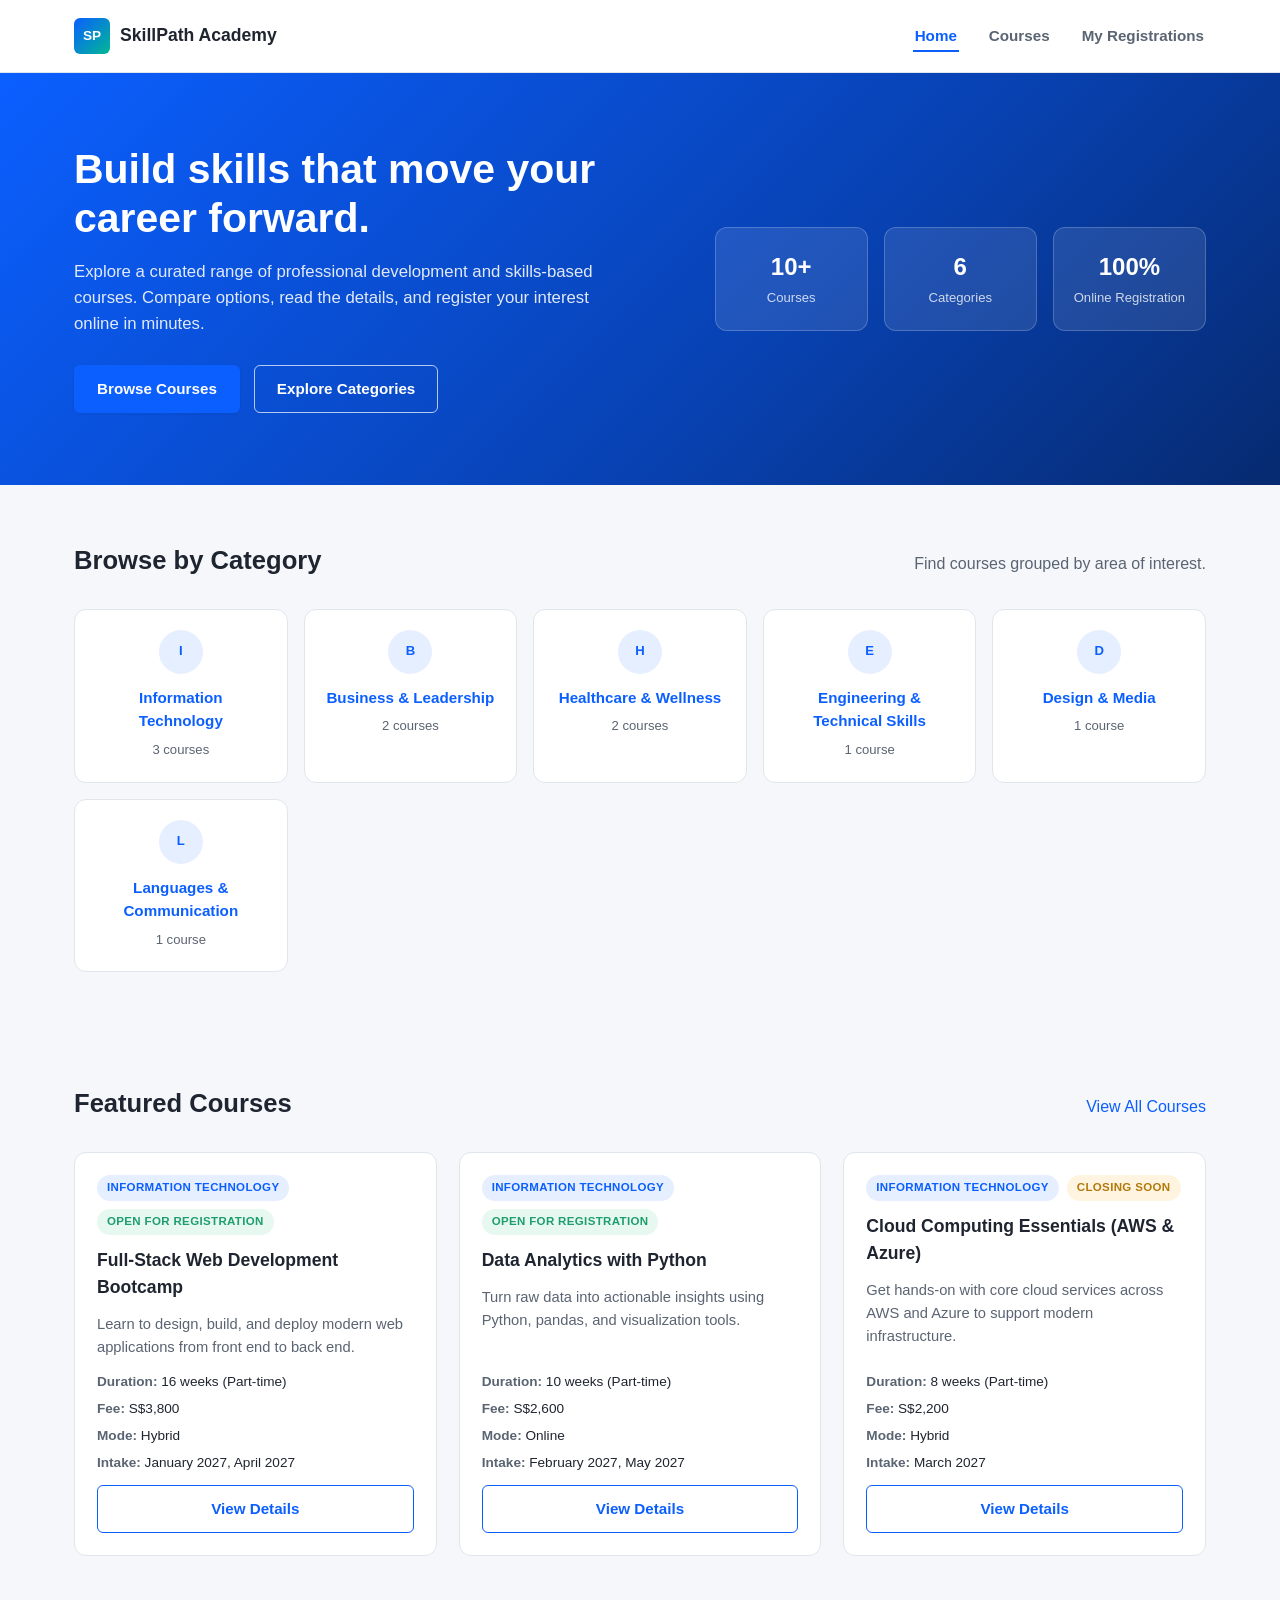
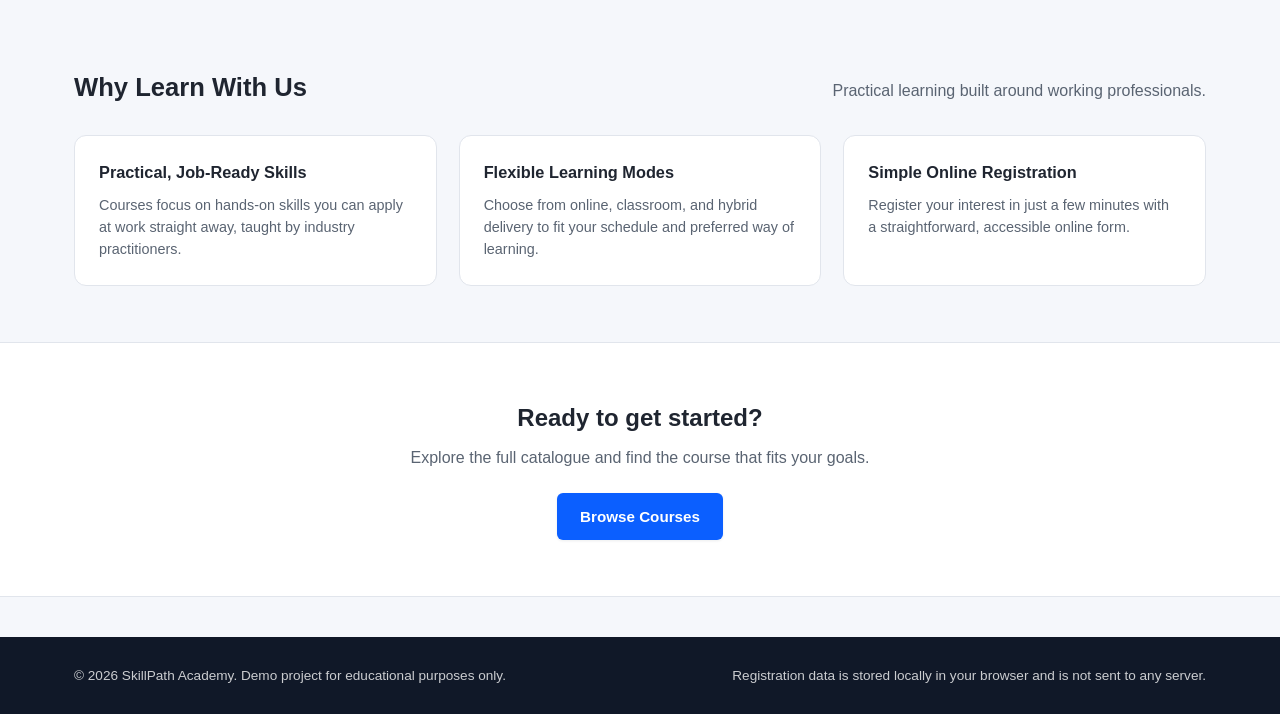
<file: index.html>
<!DOCTYPE html>
<html lang="en">
<head>
  <meta charset="UTF-8" />
  <meta name="viewport" content="width=device-width, initial-scale=1.0" />
  <title>SkillPath Academy — Lifelong Learning Courses</title>
  <meta name="description" content="Browse professional and skills-based courses, view course details, and register your interest online." />
  <link rel="stylesheet" href="css/style.css" />
</head>
<body>
  <a class="skip-link" href="#mainContent">Skip to main content</a>

  <header class="site-header">
    <div class="container header-inner">
      <a href="index.html" class="logo">
        <span class="logo-mark">SP</span>
        SkillPath Academy
      </a>
      <nav class="site-nav" id="siteNav" aria-label="Primary navigation">
        <button
          type="button"
          class="nav-toggle"
          id="navToggle"
          aria-label="Toggle navigation menu"
          aria-expanded="false"
          aria-controls="siteNav"
        >
          <span></span>
          <span></span>
          <span></span>
        </button>
        <ul class="nav-list">
          <li><a href="index.html">Home</a></li>
          <li><a href="courses.html">Courses</a></li>
          <li><a href="registrations.html">My Registrations</a></li>
        </ul>
      </nav>
    </div>
  </header>

  <main id="mainContent">
    <section class="hero">
      <div class="container hero-inner">
        <div class="hero-copy">
          <h1>Build skills that move your career forward.</h1>
          <p>
            Explore a curated range of professional development and skills-based
            courses. Compare options, read the details, and register your interest
            online in minutes.
          </p>
          <div class="hero-actions">
            <a href="courses.html" class="btn btn-primary">Browse Courses</a>
            <a href="#categoryGrid" class="btn btn-outline">Explore Categories</a>
          </div>
        </div>
        <div class="hero-stats">
          <div class="hero-stat">
            <strong>10+</strong>
            <span>Courses</span>
          </div>
          <div class="hero-stat">
            <strong>6</strong>
            <span>Categories</span>
          </div>
          <div class="hero-stat">
            <strong>100%</strong>
            <span>Online Registration</span>
          </div>
        </div>
      </div>
    </section>

    <section class="categories-section">
      <div class="container">
        <div class="section-heading">
          <h2>Browse by Category</h2>
          <p>Find courses grouped by area of interest.</p>
        </div>
        <div class="category-grid" id="categoryGrid"></div>
      </div>
    </section>

    <section class="featured-section">
      <div class="container">
        <div class="section-heading">
          <h2>Featured Courses</h2>
          <a href="courses.html">View All Courses</a>
        </div>
        <div class="course-grid" id="featuredCoursesGrid"></div>
      </div>
    </section>

    <section class="why-section">
      <div class="container">
        <div class="section-heading">
          <h2>Why Learn With Us</h2>
          <p>Practical learning built around working professionals.</p>
        </div>
        <div class="feature-grid">
          <div class="feature-card">
            <h3>Practical, Job-Ready Skills</h3>
            <p>Courses focus on hands-on skills you can apply at work straight away, taught by industry practitioners.</p>
          </div>
          <div class="feature-card">
            <h3>Flexible Learning Modes</h3>
            <p>Choose from online, classroom, and hybrid delivery to fit your schedule and preferred way of learning.</p>
          </div>
          <div class="feature-card">
            <h3>Simple Online Registration</h3>
            <p>Register your interest in just a few minutes with a straightforward, accessible online form.</p>
          </div>
        </div>
      </div>
    </section>

    <section class="cta-banner">
      <div class="container">
        <h2>Ready to get started?</h2>
        <p>Explore the full catalogue and find the course that fits your goals.</p>
        <a href="courses.html" class="btn btn-primary">Browse Courses</a>
      </div>
    </section>
  </main>

  <footer class="site-footer">
    <div class="container footer-inner">
      <p>&copy; <span id="footerYear"></span> SkillPath Academy. Demo project for educational purposes only.</p>
      <p>Registration data is stored locally in your browser and is not sent to any server.</p>
    </div>
  </footer>

  <script src="js/common.js"></script>
</body>
</html>
</file>
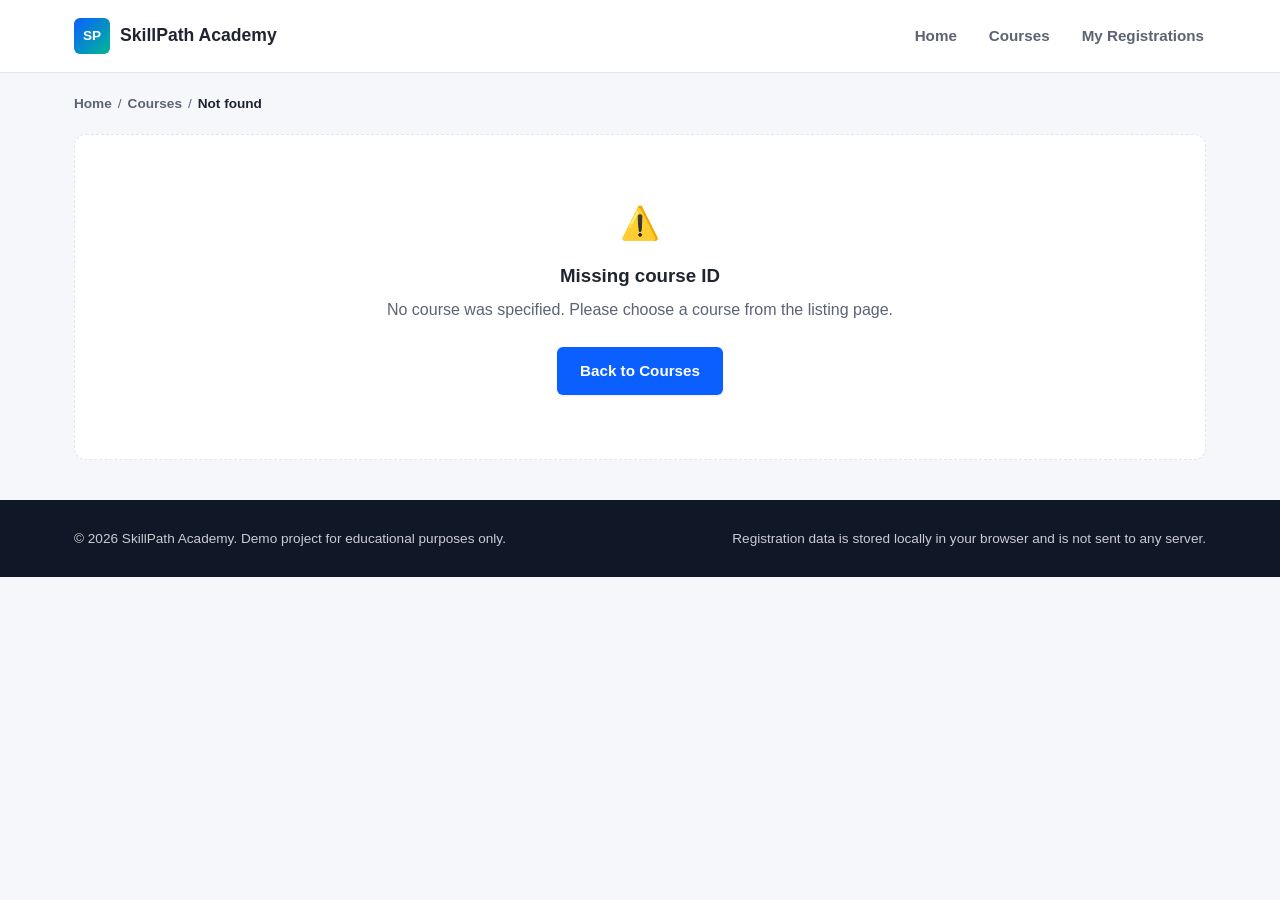
<file: course-detail.html>
<!DOCTYPE html>
<html lang="en">
<head>
  <meta charset="UTF-8" />
  <meta name="viewport" content="width=device-width, initial-scale=1.0" />
  <title>Course Details — SkillPath Academy</title>
  <link rel="stylesheet" href="css/style.css" />
  <link rel="stylesheet" href="css/course-detail.css" />
</head>
<body>
  <a class="skip-link" href="#mainContent">Skip to main content</a>

  <header class="site-header">
    <div class="container header-inner">
      <a href="index.html" class="logo">
        <span class="logo-mark">SP</span>
        SkillPath Academy
      </a>
      <nav class="site-nav" id="siteNav" aria-label="Primary navigation">
        <button
          type="button"
          class="nav-toggle"
          id="navToggle"
          aria-label="Toggle navigation menu"
          aria-expanded="false"
          aria-controls="siteNav"
        >
          <span></span>
          <span></span>
          <span></span>
        </button>
        <ul class="nav-list">
          <li><a href="index.html">Home</a></li>
          <li><a href="courses.html">Courses</a></li>
          <li><a href="registrations.html">My Registrations</a></li>
        </ul>
      </nav>
    </div>
  </header>

  <main id="mainContent">
    <div class="container">
      <nav class="breadcrumb" id="breadcrumb" aria-label="Breadcrumb"></nav>
      <div id="courseDetailContent"></div>
      <div class="empty-state" id="courseErrorState" hidden></div>
    </div>
  </main>

  <footer class="site-footer">
    <div class="container footer-inner">
      <p>&copy; <span id="footerYear"></span> SkillPath Academy. Demo project for educational purposes only.</p>
      <p>Registration data is stored locally in your browser and is not sent to any server.</p>
    </div>
  </footer>

  <script src="js/common.js"></script>
  <script src="js/course-detail.js"></script>
</body>
</html>
</file>
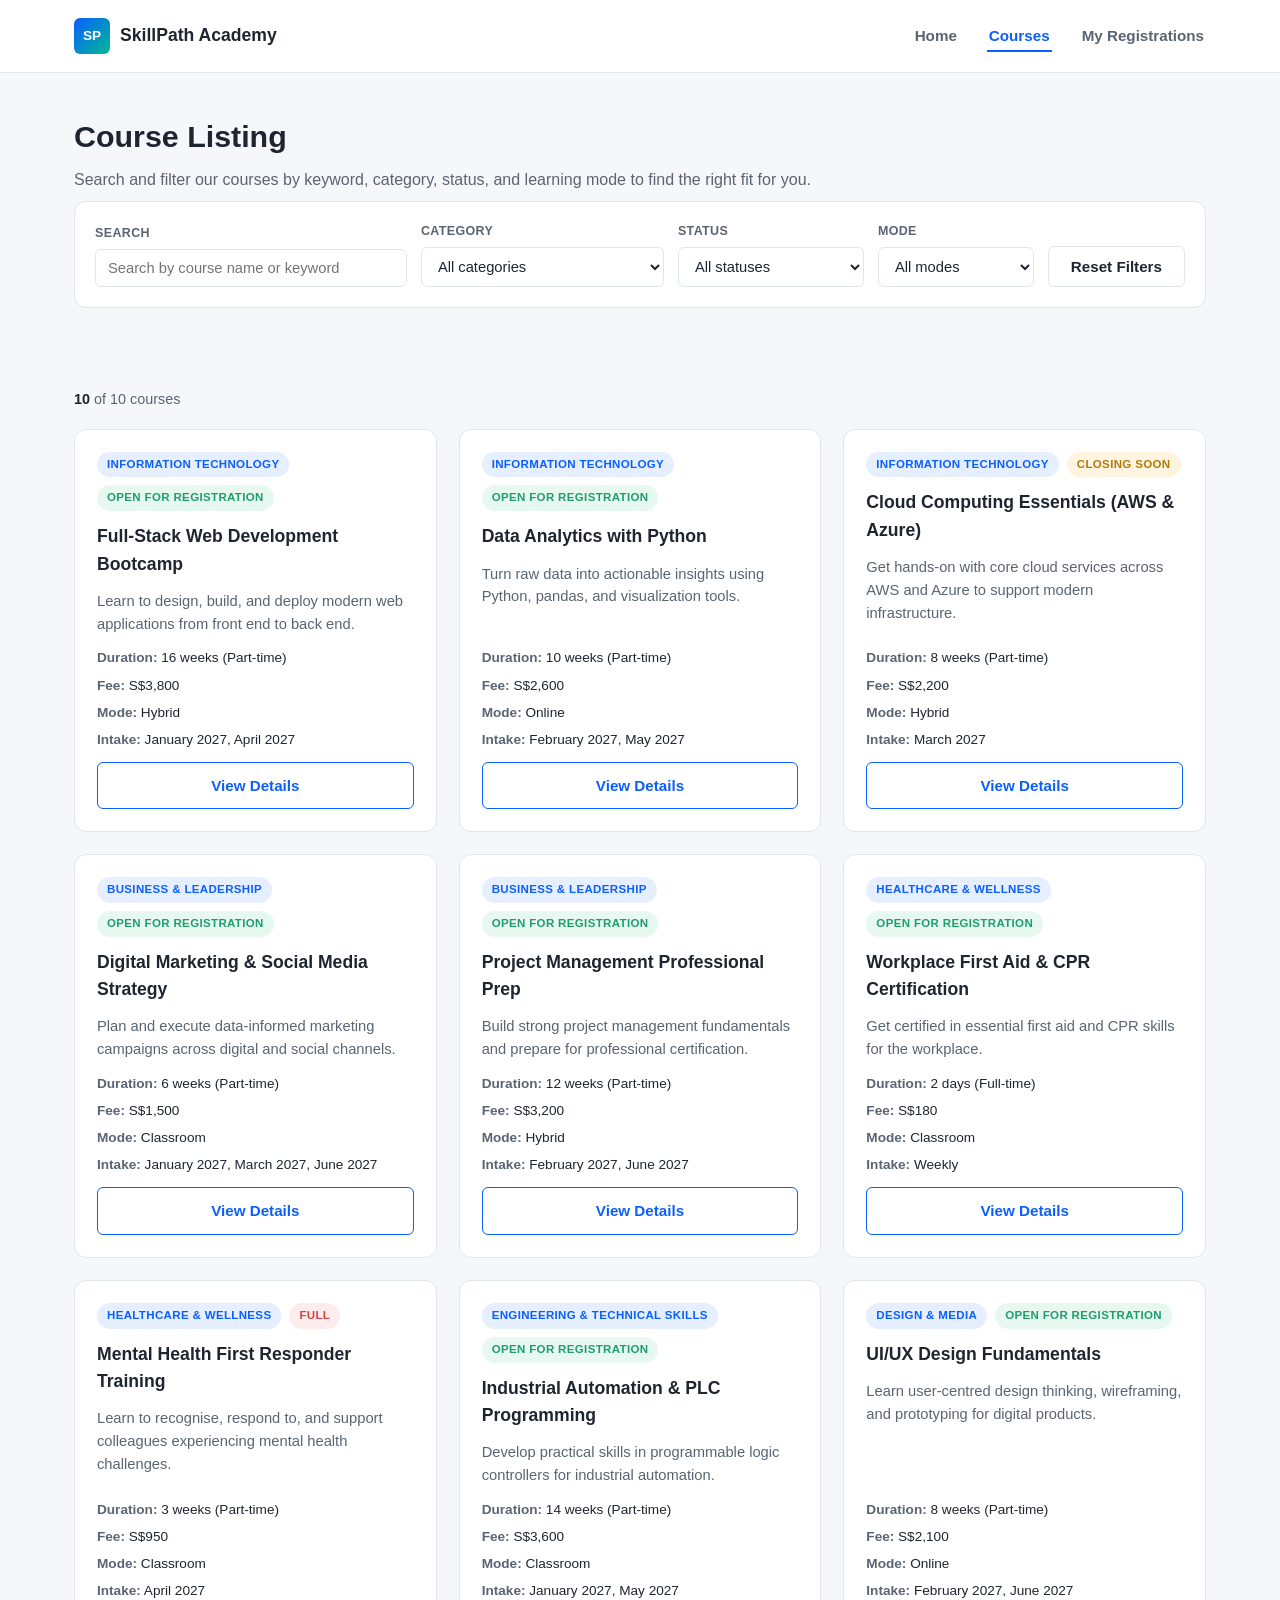
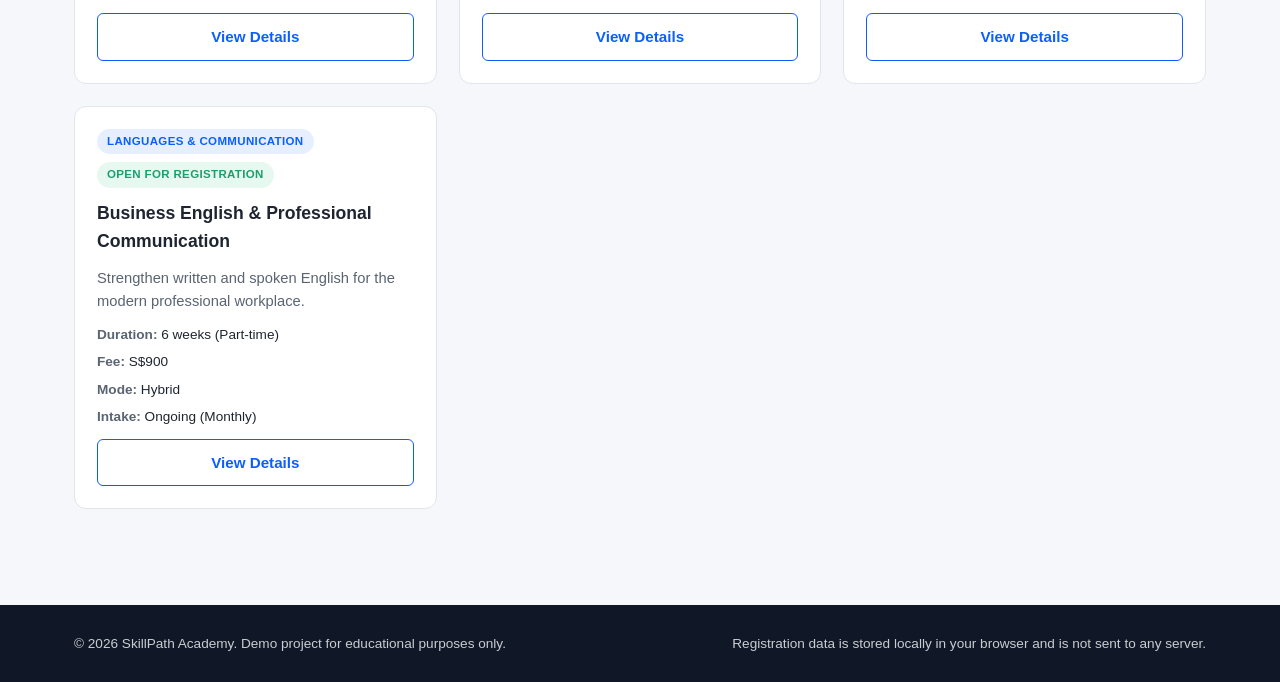
<file: courses.html>
<!DOCTYPE html>
<html lang="en">
<head>
  <meta charset="UTF-8" />
  <meta name="viewport" content="width=device-width, initial-scale=1.0" />
  <title>Courses — SkillPath Academy</title>
  <meta name="description" content="Search and filter professional development courses by category, status, and learning mode." />
  <link rel="stylesheet" href="css/style.css" />
  <link rel="stylesheet" href="css/courses.css" />
</head>
<body>
  <a class="skip-link" href="#mainContent">Skip to main content</a>

  <header class="site-header">
    <div class="container header-inner">
      <a href="index.html" class="logo">
        <span class="logo-mark">SP</span>
        SkillPath Academy
      </a>
      <nav class="site-nav" id="siteNav" aria-label="Primary navigation">
        <button
          type="button"
          class="nav-toggle"
          id="navToggle"
          aria-label="Toggle navigation menu"
          aria-expanded="false"
          aria-controls="siteNav"
        >
          <span></span>
          <span></span>
          <span></span>
        </button>
        <ul class="nav-list">
          <li><a href="index.html">Home</a></li>
          <li><a href="courses.html">Courses</a></li>
          <li><a href="registrations.html">My Registrations</a></li>
        </ul>
      </nav>
    </div>
  </header>

  <main id="mainContent">
    <div class="page-header">
      <div class="container">
        <h1>Course Listing</h1>
        <p>Search and filter our courses by keyword, category, status, and learning mode to find the right fit for you.</p>
      </div>
    </div>

    <section class="course-toolbar">
      <div class="container">
        <div class="toolbar-inner">
          <div class="form-field">
            <label for="searchInput">Search</label>
            <input
              type="search"
              id="searchInput"
              placeholder="Search by course name or keyword"
              autocomplete="off"
            />
          </div>
          <div class="form-field">
            <label for="categoryFilter">Category</label>
            <select id="categoryFilter">
              <option value="">All categories</option>
            </select>
          </div>
          <div class="form-field">
            <label for="statusFilter">Status</label>
            <select id="statusFilter">
              <option value="">All statuses</option>
            </select>
          </div>
          <div class="form-field">
            <label for="modeFilter">Mode</label>
            <select id="modeFilter">
              <option value="">All modes</option>
            </select>
          </div>
          <button type="button" id="resetFilters" class="btn btn-secondary">Reset Filters</button>
        </div>
      </div>
    </section>

    <section class="course-results">
      <div class="container">
        <div class="results-bar">
          <span id="resultsCount"></span>
        </div>
        <div class="course-grid" id="courseGrid"></div>
        <div class="empty-state" id="emptyState" hidden>
          <div class="icon">🔍</div>
          <h3>No courses match your filters</h3>
          <p>Try a different keyword or reset the filters to see all courses.</p>
        </div>
      </div>
    </section>
  </main>

  <footer class="site-footer">
    <div class="container footer-inner">
      <p>&copy; <span id="footerYear"></span> SkillPath Academy. Demo project for educational purposes only.</p>
      <p>Registration data is stored locally in your browser and is not sent to any server.</p>
    </div>
  </footer>

  <script src="js/common.js"></script>
  <script src="js/courses.js"></script>
</body>
</html>
</file>
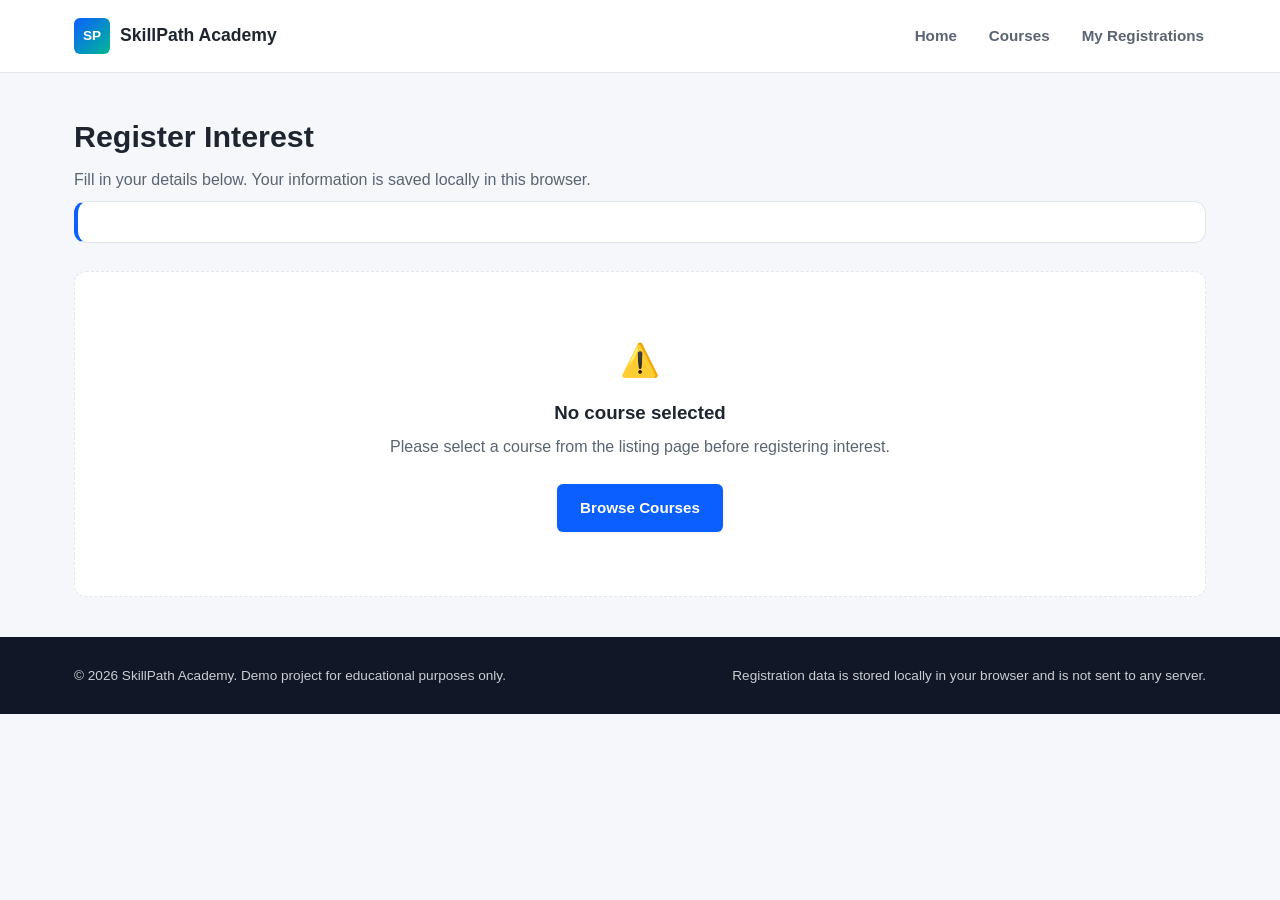
<file: register-interest.html>
<!DOCTYPE html>
<html lang="en">
<head>
  <meta charset="UTF-8" />
  <meta name="viewport" content="width=device-width, initial-scale=1.0" />
  <title>Register Interest — SkillPath Academy</title>
  <link rel="stylesheet" href="css/style.css" />
  <link rel="stylesheet" href="css/registration.css" />
</head>
<body>
  <a class="skip-link" href="#mainContent">Skip to main content</a>

  <header class="site-header">
    <div class="container header-inner">
      <a href="index.html" class="logo">
        <span class="logo-mark">SP</span>
        SkillPath Academy
      </a>
      <nav class="site-nav" id="siteNav" aria-label="Primary navigation">
        <button
          type="button"
          class="nav-toggle"
          id="navToggle"
          aria-label="Toggle navigation menu"
          aria-expanded="false"
          aria-controls="siteNav"
        >
          <span></span>
          <span></span>
          <span></span>
        </button>
        <ul class="nav-list">
          <li><a href="index.html">Home</a></li>
          <li><a href="courses.html">Courses</a></li>
          <li><a href="registrations.html">My Registrations</a></li>
        </ul>
      </nav>
    </div>
  </header>

  <main id="mainContent">
    <div class="page-header">
      <div class="container">
        <h1>Register Interest</h1>
        <p>Fill in your details below. Your information is saved locally in this browser.</p>
      </div>
    </div>

    <div class="container">
      <div class="summary-card" id="courseSummaryCard"></div>
      <div class="empty-state" id="courseMissingState" hidden></div>

      <form class="registration-form" id="registrationForm" novalidate>
        <input type="hidden" id="courseId" name="courseId" />

        <h2 class="form-section-title">Course Selection</h2>
        <div class="form-grid">
          <div class="form-group">
            <label for="preferredCourse">Preferred Course</label>
            <input type="text" id="preferredCourse" name="preferredCourse" readonly />
            <span class="error-message"></span>
          </div>
          <div class="form-group">
            <label for="preferredIntake">Preferred Intake <span class="required">*</span></label>
            <select id="preferredIntake" name="preferredIntake" required>
              <option value="">Select an intake</option>
            </select>
            <span class="error-message"></span>
          </div>
        </div>

        <h2 class="form-section-title">Personal Information</h2>
        <div class="form-grid">
          <div class="form-group">
            <label for="fullName">Full Name <span class="required">*</span></label>
            <input type="text" id="fullName" name="fullName" maxlength="80" required />
            <span class="error-message"></span>
          </div>
          <div class="form-group">
            <label for="email">Email Address <span class="required">*</span></label>
            <input type="email" id="email" name="email" maxlength="120" required />
            <span class="error-message"></span>
          </div>
          <div class="form-group">
            <label for="mobile">Mobile Number <span class="required">*</span></label>
            <input type="tel" id="mobile" name="mobile" maxlength="16" placeholder="e.g. 91234567" required />
            <span class="error-message"></span>
          </div>
          <div class="form-group">
            <label for="dob">Date of Birth <span class="required">*</span></label>
            <input type="date" id="dob" name="dob" required />
            <span class="error-message"></span>
          </div>
          <div class="form-group">
            <label for="idNumber">Identification Number (NRIC/Passport) <span class="required">*</span></label>
            <input type="text" id="idNumber" name="idNumber" maxlength="20" required />
            <span class="error-message"></span>
          </div>
        </div>

        <h2 class="form-section-title">Organization Details</h2>
        <div class="form-grid">
          <div class="form-group">
            <label for="company">Company/Organization</label>
            <input type="text" id="company" name="company" maxlength="100" />
            <span class="error-message"></span>
          </div>
          <div class="form-group">
            <label for="jobTitle">Job Title</label>
            <input type="text" id="jobTitle" name="jobTitle" maxlength="100" />
            <span class="error-message"></span>
          </div>
        </div>

        <h2 class="form-section-title">Address</h2>
        <div class="form-grid">
          <div class="form-group full-width">
            <label for="address">Address <span class="required">*</span></label>
            <textarea id="address" name="address" maxlength="200" required></textarea>
            <span class="error-message"></span>
          </div>
          <div class="form-group">
            <label for="postalCode">Postal Code <span class="required">*</span></label>
            <input type="text" id="postalCode" name="postalCode" maxlength="10" required />
            <span class="error-message"></span>
          </div>
          <div class="form-group">
            <label for="country">Country <span class="required">*</span></label>
            <select id="country" name="country" required>
              <option value="">Select a country</option>
              <option value="Singapore">Singapore</option>
              <option value="Malaysia">Malaysia</option>
              <option value="Indonesia">Indonesia</option>
              <option value="India">India</option>
              <option value="Philippines">Philippines</option>
              <option value="Australia">Australia</option>
              <option value="Other">Other</option>
            </select>
            <span class="error-message"></span>
          </div>
        </div>

        <h2 class="form-section-title">Additional Information</h2>
        <div class="form-grid">
          <div class="form-group full-width">
            <label for="comments">Additional Comments</label>
            <textarea id="comments" name="comments" maxlength="500" placeholder="Anything else you'd like us to know?"></textarea>
            <span class="error-message"></span>
          </div>
        </div>

        <div class="error-message" id="submitError" role="alert" hidden></div>

        <div class="form-actions">
          <button type="button" class="btn btn-secondary" onclick="history.back()">Cancel</button>
          <button type="submit" class="btn btn-primary">Submit Registration</button>
        </div>

        <p class="form-note">
          Fields marked with * are required. Your information will be stored only in
          this browser's local storage and is not suitable for storing sensitive
          personal data in a production system.
        </p>
      </form>
    </div>
  </main>

  <footer class="site-footer">
    <div class="container footer-inner">
      <p>&copy; <span id="footerYear"></span> SkillPath Academy. Demo project for educational purposes only.</p>
      <p>Registration data is stored locally in your browser and is not sent to any server.</p>
    </div>
  </footer>

  <script src="js/common.js"></script>
  <script src="js/storage.js"></script>
  <script src="js/registration.js"></script>
</body>
</html>
</file>
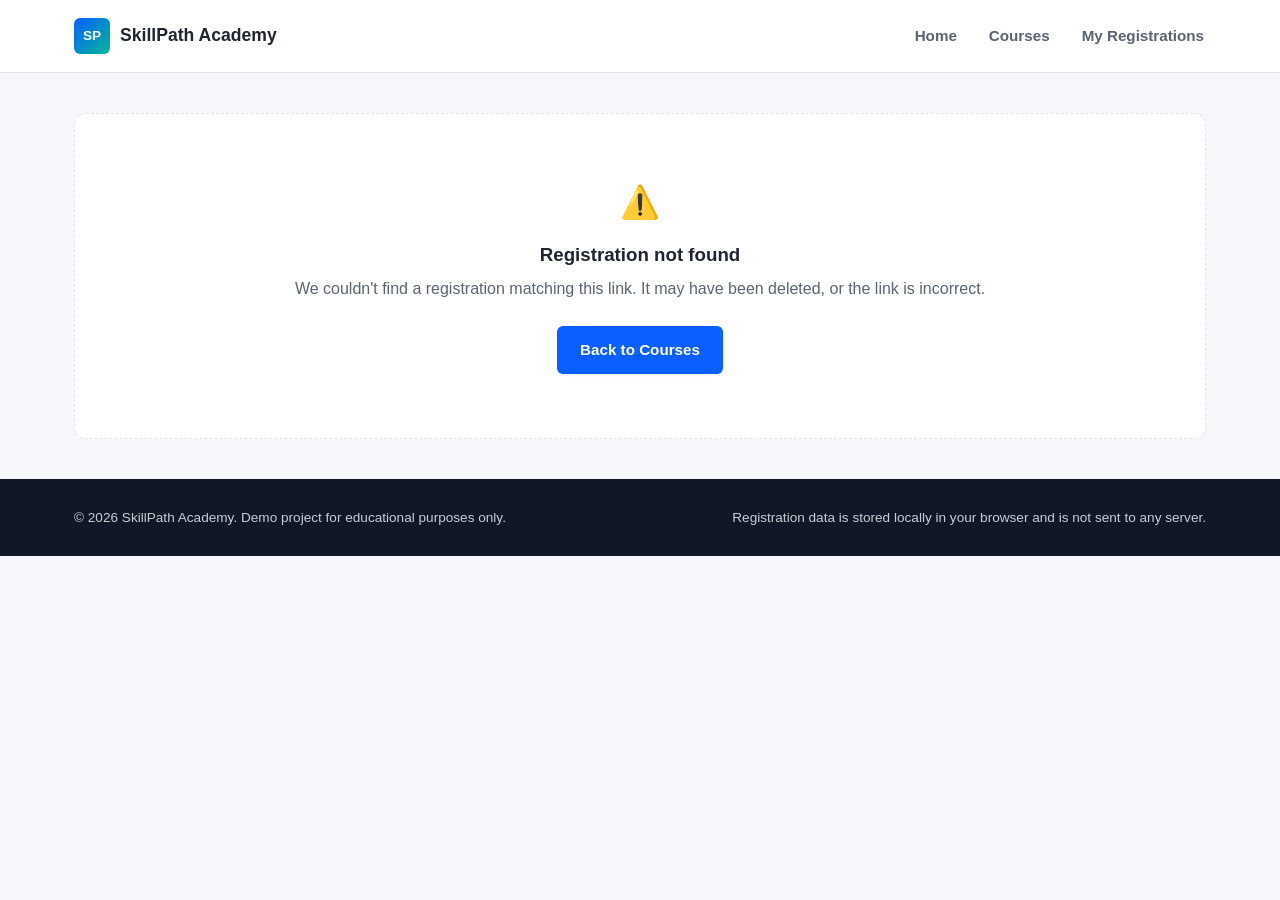
<file: registration-success.html>
<!DOCTYPE html>
<html lang="en">
<head>
  <meta charset="UTF-8" />
  <meta name="viewport" content="width=device-width, initial-scale=1.0" />
  <title>Registration Successful — SkillPath Academy</title>
  <link rel="stylesheet" href="css/style.css" />
  <link rel="stylesheet" href="css/registration.css" />
</head>
<body>
  <a class="skip-link" href="#mainContent">Skip to main content</a>

  <header class="site-header">
    <div class="container header-inner">
      <a href="index.html" class="logo">
        <span class="logo-mark">SP</span>
        SkillPath Academy
      </a>
      <nav class="site-nav" id="siteNav" aria-label="Primary navigation">
        <button
          type="button"
          class="nav-toggle"
          id="navToggle"
          aria-label="Toggle navigation menu"
          aria-expanded="false"
          aria-controls="siteNav"
        >
          <span></span>
          <span></span>
          <span></span>
        </button>
        <ul class="nav-list">
          <li><a href="index.html">Home</a></li>
          <li><a href="courses.html">Courses</a></li>
          <li><a href="registrations.html">My Registrations</a></li>
        </ul>
      </nav>
    </div>
  </header>

  <main id="mainContent">
    <div class="container" style="padding-top: 40px;">
      <div id="successContent"></div>
      <div class="empty-state" id="successErrorState" hidden></div>
    </div>
  </main>

  <footer class="site-footer">
    <div class="container footer-inner">
      <p>&copy; <span id="footerYear"></span> SkillPath Academy. Demo project for educational purposes only.</p>
      <p>Registration data is stored locally in your browser and is not sent to any server.</p>
    </div>
  </footer>

  <script src="js/common.js"></script>
  <script src="js/storage.js"></script>
  <script src="js/registration.js"></script>
</body>
</html>
</file>
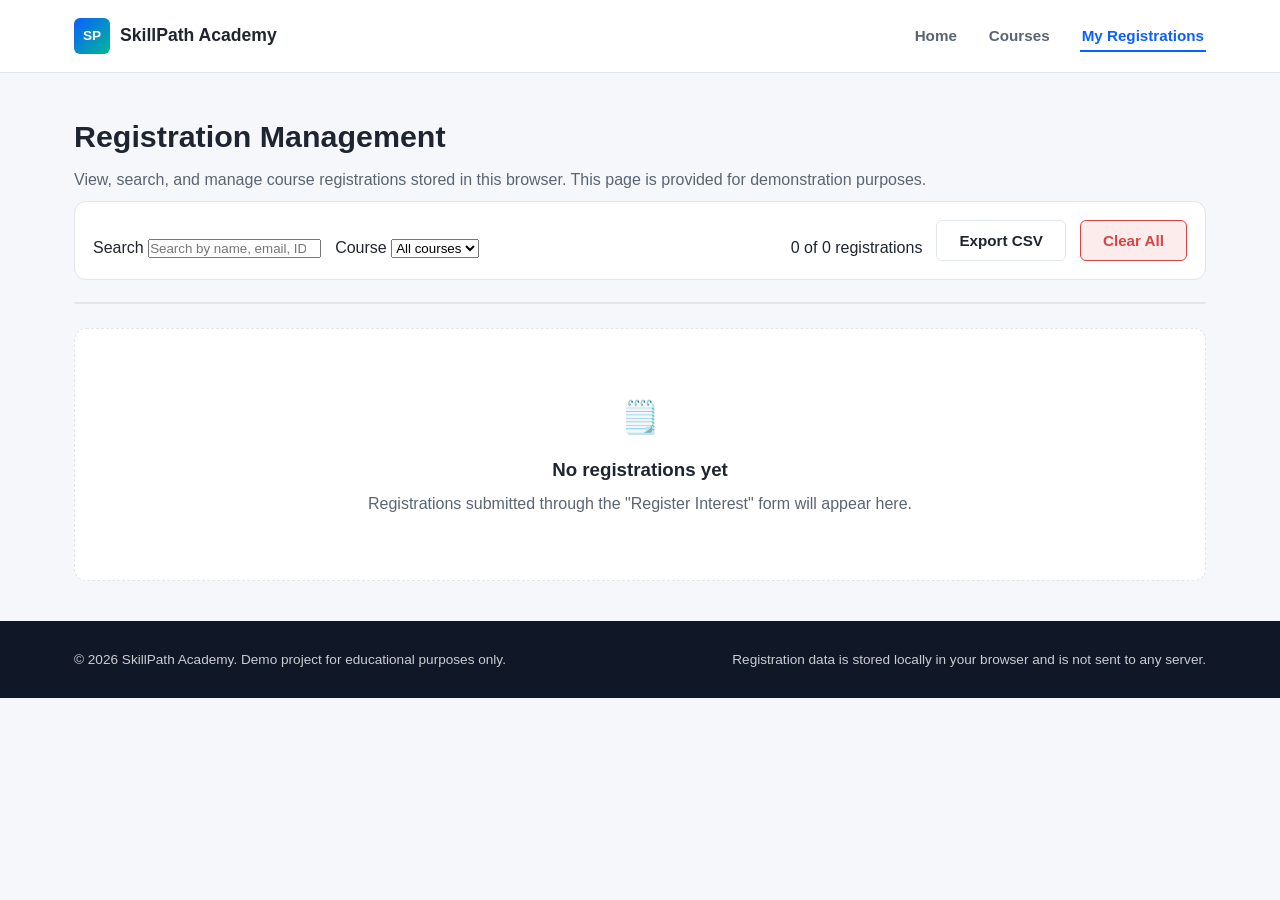
<file: registrations.html>
<!DOCTYPE html>
<html lang="en">
<head>
  <meta charset="UTF-8" />
  <meta name="viewport" content="width=device-width, initial-scale=1.0" />
  <title>My Registrations — SkillPath Academy</title>
  <link rel="stylesheet" href="css/style.css" />
  <link rel="stylesheet" href="css/registration.css" />
</head>
<body>
  <a class="skip-link" href="#mainContent">Skip to main content</a>

  <header class="site-header">
    <div class="container header-inner">
      <a href="index.html" class="logo">
        <span class="logo-mark">SP</span>
        SkillPath Academy
      </a>
      <nav class="site-nav" id="siteNav" aria-label="Primary navigation">
        <button
          type="button"
          class="nav-toggle"
          id="navToggle"
          aria-label="Toggle navigation menu"
          aria-expanded="false"
          aria-controls="siteNav"
        >
          <span></span>
          <span></span>
          <span></span>
        </button>
        <ul class="nav-list">
          <li><a href="index.html">Home</a></li>
          <li><a href="courses.html">Courses</a></li>
          <li><a href="registrations.html">My Registrations</a></li>
        </ul>
      </nav>
    </div>
  </header>

  <main id="mainContent">
    <div class="page-header">
      <div class="container">
        <h1>Registration Management</h1>
        <p>View, search, and manage course registrations stored in this browser. This page is provided for demonstration purposes.</p>
      </div>
    </div>

    <div class="container">
      <div class="admin-toolbar">
        <div class="form-field">
          <label for="adminSearch">Search</label>
          <input type="search" id="adminSearch" placeholder="Search by name, email, ID..." autocomplete="off" />
        </div>
        <div class="form-field">
          <label for="adminCourseFilter">Course</label>
          <select id="adminCourseFilter">
            <option value="">All courses</option>
          </select>
        </div>
        <div class="spacer"></div>
        <span id="adminResultsCount"></span>
        <button type="button" id="exportCsvBtn" class="btn btn-secondary">Export CSV</button>
        <button type="button" id="clearAllBtn" class="btn btn-danger">Clear All</button>
      </div>

      <div class="table-wrapper">
        <table class="registrations-table" id="registrationsTable">
          <thead>
            <tr>
              <th scope="col">Registration ID</th>
              <th scope="col">Date/Time</th>
              <th scope="col">Course</th>
              <th scope="col">Name</th>
              <th scope="col">Email</th>
              <th scope="col">Mobile</th>
              <th scope="col">Intake</th>
              <th scope="col">Company</th>
              <th scope="col">Actions</th>
            </tr>
          </thead>
          <tbody id="registrationsTableBody"></tbody>
        </table>
      </div>

      <div class="empty-state" id="registrationsEmptyState" hidden></div>
    </div>
  </main>

  <footer class="site-footer">
    <div class="container footer-inner">
      <p>&copy; <span id="footerYear"></span> SkillPath Academy. Demo project for educational purposes only.</p>
      <p>Registration data is stored locally in your browser and is not sent to any server.</p>
    </div>
  </footer>

  <script src="js/common.js"></script>
  <script src="js/storage.js"></script>
  <script src="js/admin.js"></script>
</body>
</html>
</file>
<file: css/style.css>
/* ==========================================================================
   SkillPath Academy — Global Styles
   ========================================================================== */

:root {
  --color-primary: #0b5fff;
  --color-primary-dark: #0842b3;
  --color-secondary: #00b894;
  --color-accent: #ff9f43;
  --color-text: #1f2530;
  --color-text-muted: #5a6472;
  --color-bg: #f5f7fb;
  --color-surface: #ffffff;
  --color-border: #e1e5ec;
  --color-success: #1e9e6d;
  --color-success-bg: #e7f8f0;
  --color-danger: #d64545;
  --color-danger-bg: #fdecec;
  --color-warning: #b3790a;
  --color-warning-bg: #fff4e0;
  --radius-sm: 6px;
  --radius-md: 12px;
  --radius-lg: 20px;
  --shadow-sm: 0 1px 3px rgba(15, 23, 42, 0.08);
  --shadow-md: 0 8px 24px rgba(15, 23, 42, 0.10);
  --font-base: -apple-system, BlinkMacSystemFont, "Segoe UI", Roboto, Helvetica, Arial, sans-serif;
  --container-width: 1180px;
  --transition: 0.18s ease;
}

* {
  margin: 0;
  padding: 0;
  box-sizing: border-box;
}

html {
  scroll-behavior: smooth;
}

body {
  font-family: var(--font-base);
  color: var(--color-text);
  background: var(--color-bg);
  line-height: 1.55;
  -webkit-font-smoothing: antialiased;
}

img {
  max-width: 100%;
  display: block;
}

a {
  color: var(--color-primary);
  text-decoration: none;
}

ul {
  list-style: none;
}

button {
  font-family: inherit;
  cursor: pointer;
}

.container {
  width: 100%;
  max-width: var(--container-width);
  margin: 0 auto;
  padding: 0 24px;
}

:focus-visible {
  outline: 3px solid rgba(11, 95, 255, 0.45);
  outline-offset: 2px;
  border-radius: var(--radius-sm);
}

.skip-link {
  position: absolute;
  left: -999px;
  top: 0;
  background: var(--color-primary);
  color: #fff;
  padding: 8px 14px;
  z-index: 1000;
  border-radius: 0 0 var(--radius-sm) 0;
}

.skip-link:focus {
  left: 0;
}

/* ---------- Buttons ---------- */

.btn {
  display: inline-flex;
  align-items: center;
  justify-content: center;
  gap: 8px;
  padding: 11px 22px;
  border-radius: var(--radius-sm);
  font-size: 0.95rem;
  font-weight: 600;
  border: 1px solid transparent;
  transition: transform var(--transition), box-shadow var(--transition), background var(--transition), color var(--transition);
  white-space: nowrap;
}

.btn:hover {
  transform: translateY(-1px);
}

.btn-primary {
  background: var(--color-primary);
  color: #fff;
  box-shadow: var(--shadow-sm);
}

.btn-primary:hover {
  background: var(--color-primary-dark);
}

.btn-outline {
  background: transparent;
  border-color: var(--color-primary);
  color: var(--color-primary);
}

.btn-outline:hover {
  background: rgba(11, 95, 255, 0.08);
}

.btn-secondary {
  background: var(--color-surface);
  border-color: var(--color-border);
  color: var(--color-text);
}

.btn-secondary:hover {
  border-color: var(--color-primary);
  color: var(--color-primary);
}

.btn-danger {
  background: var(--color-danger-bg);
  border-color: var(--color-danger);
  color: var(--color-danger);
}

.btn-danger:hover {
  background: var(--color-danger);
  color: #fff;
}

.btn-block {
  width: 100%;
}

.btn:disabled {
  opacity: 0.55;
  cursor: not-allowed;
  transform: none;
}

/* ---------- Header / Nav ---------- */

.site-header {
  background: var(--color-surface);
  border-bottom: 1px solid var(--color-border);
  position: sticky;
  top: 0;
  z-index: 100;
}

.header-inner {
  display: flex;
  align-items: center;
  justify-content: space-between;
  height: 72px;
}

.logo {
  display: flex;
  align-items: center;
  gap: 10px;
  font-weight: 700;
  font-size: 1.1rem;
  color: var(--color-text);
}

.logo-mark {
  display: inline-flex;
  align-items: center;
  justify-content: center;
  width: 36px;
  height: 36px;
  border-radius: var(--radius-sm);
  background: linear-gradient(135deg, var(--color-primary), var(--color-secondary));
  color: #fff;
  font-size: 0.85rem;
  font-weight: 800;
}

.site-nav {
  display: flex;
  align-items: center;
}

.nav-list {
  display: flex;
  gap: 28px;
}

.nav-list a {
  color: var(--color-text-muted);
  font-weight: 600;
  font-size: 0.95rem;
  padding: 6px 2px;
  border-bottom: 2px solid transparent;
  transition: color var(--transition), border-color var(--transition);
}

.nav-list a:hover,
.nav-list a.active {
  color: var(--color-primary);
  border-color: var(--color-primary);
}

.nav-toggle {
  display: none;
  flex-direction: column;
  gap: 5px;
  background: none;
  border: none;
  padding: 8px;
}

.nav-toggle span {
  width: 22px;
  height: 2px;
  background: var(--color-text);
  border-radius: 2px;
}

/* ---------- Hero ---------- */

.hero {
  background: linear-gradient(135deg, #0b5fff 0%, #0842b3 60%, #062a70 100%);
  color: #fff;
  padding: 72px 0;
}

.hero-inner {
  display: grid;
  grid-template-columns: 1.1fr 0.9fr;
  gap: 40px;
  align-items: center;
}

.hero h1 {
  font-size: clamp(1.8rem, 3.2vw, 2.6rem);
  line-height: 1.2;
  margin-bottom: 16px;
}

.hero p {
  color: rgba(255, 255, 255, 0.88);
  font-size: 1.05rem;
  max-width: 520px;
  margin-bottom: 28px;
}

.hero-actions {
  display: flex;
  gap: 14px;
  flex-wrap: wrap;
}

.hero .btn-outline {
  border-color: rgba(255, 255, 255, 0.7);
  color: #fff;
}

.hero .btn-outline:hover {
  background: rgba(255, 255, 255, 0.12);
}

.hero-stats {
  display: grid;
  grid-template-columns: repeat(3, 1fr);
  gap: 16px;
}

.hero-stat {
  background: rgba(255, 255, 255, 0.1);
  border: 1px solid rgba(255, 255, 255, 0.2);
  border-radius: var(--radius-md);
  padding: 20px 14px;
  text-align: center;
}

.hero-stat strong {
  display: block;
  font-size: 1.5rem;
}

.hero-stat span {
  font-size: 0.82rem;
  color: rgba(255, 255, 255, 0.78);
}

/* ---------- Sections ---------- */

section {
  padding: 56px 0;
}

.section-heading {
  display: flex;
  align-items: baseline;
  justify-content: space-between;
  gap: 16px;
  margin-bottom: 28px;
  flex-wrap: wrap;
}

.section-heading h2 {
  font-size: 1.6rem;
}

.section-heading p {
  color: var(--color-text-muted);
}

.page-header {
  padding: 40px 0 8px;
}

.page-header h1 {
  font-size: 1.9rem;
  margin-bottom: 8px;
}

.page-header p {
  color: var(--color-text-muted);
}

/* ---------- Category preview ---------- */

.category-grid {
  display: grid;
  grid-template-columns: repeat(auto-fit, minmax(180px, 1fr));
  gap: 16px;
}

.category-card {
  background: var(--color-surface);
  border: 1px solid var(--color-border);
  border-radius: var(--radius-md);
  padding: 20px;
  text-align: center;
  transition: box-shadow var(--transition), transform var(--transition);
}

.category-card:hover {
  box-shadow: var(--shadow-md);
  transform: translateY(-2px);
}

.category-card .category-icon {
  width: 44px;
  height: 44px;
  margin: 0 auto 12px;
  border-radius: 50%;
  background: rgba(11, 95, 255, 0.1);
  display: flex;
  align-items: center;
  justify-content: center;
  color: var(--color-primary);
  font-weight: 700;
}

.category-card h3 {
  font-size: 0.95rem;
  margin-bottom: 4px;
}

.category-card span {
  font-size: 0.82rem;
  color: var(--color-text-muted);
}

/* ---------- Course cards / grid (shared) ---------- */

.course-grid {
  display: grid;
  grid-template-columns: repeat(auto-fill, minmax(300px, 1fr));
  gap: 22px;
}

.course-card {
  background: var(--color-surface);
  border: 1px solid var(--color-border);
  border-radius: var(--radius-md);
  padding: 22px;
  display: flex;
  flex-direction: column;
  gap: 12px;
  transition: box-shadow var(--transition), transform var(--transition);
}

.course-card:hover {
  box-shadow: var(--shadow-md);
  transform: translateY(-3px);
}

.course-card-top {
  display: flex;
  gap: 8px;
  flex-wrap: wrap;
}

.badge {
  display: inline-flex;
  align-items: center;
  font-size: 0.72rem;
  font-weight: 700;
  text-transform: uppercase;
  letter-spacing: 0.03em;
  padding: 4px 10px;
  border-radius: 999px;
}

.badge-category {
  background: rgba(11, 95, 255, 0.1);
  color: var(--color-primary);
}

.badge-status.status-open {
  background: var(--color-success-bg);
  color: var(--color-success);
}

.badge-status.status-closing {
  background: var(--color-warning-bg);
  color: var(--color-warning);
}

.badge-status.status-full {
  background: var(--color-danger-bg);
  color: var(--color-danger);
}

.course-card-title {
  font-size: 1.1rem;
}

.course-card-desc {
  color: var(--color-text-muted);
  font-size: 0.92rem;
  flex-grow: 1;
}

.course-card-meta {
  display: grid;
  gap: 6px;
  font-size: 0.85rem;
  color: var(--color-text);
}

.course-card-meta strong {
  color: var(--color-text-muted);
  font-weight: 600;
}

/* ---------- Why us ---------- */

.feature-grid {
  display: grid;
  grid-template-columns: repeat(auto-fit, minmax(220px, 1fr));
  gap: 22px;
}

.feature-card {
  background: var(--color-surface);
  border: 1px solid var(--color-border);
  border-radius: var(--radius-md);
  padding: 24px;
}

.feature-card h3 {
  margin-bottom: 8px;
  font-size: 1.02rem;
}

.feature-card p {
  color: var(--color-text-muted);
  font-size: 0.9rem;
}

/* ---------- CTA banner ---------- */

.cta-banner {
  background: var(--color-surface);
  border-top: 1px solid var(--color-border);
  border-bottom: 1px solid var(--color-border);
  text-align: center;
}

.cta-banner h2 {
  font-size: 1.5rem;
  margin-bottom: 10px;
}

.cta-banner p {
  color: var(--color-text-muted);
  margin-bottom: 22px;
}

/* ---------- Empty / loading / error states ---------- */

.empty-state {
  text-align: center;
  padding: 64px 24px;
  background: var(--color-surface);
  border: 1px dashed var(--color-border);
  border-radius: var(--radius-md);
  color: var(--color-text-muted);
}

.empty-state h3 {
  color: var(--color-text);
  margin-bottom: 8px;
}

.empty-state .icon {
  font-size: 2rem;
  margin-bottom: 12px;
}

.loading-state {
  text-align: center;
  padding: 48px 0;
  color: var(--color-text-muted);
}

/* ---------- Footer ---------- */

.site-footer {
  background: #101828;
  color: rgba(255, 255, 255, 0.78);
  padding: 28px 0;
  margin-top: 40px;
}

.footer-inner {
  display: flex;
  justify-content: space-between;
  flex-wrap: wrap;
  gap: 8px;
  font-size: 0.85rem;
}

.footer-note {
  color: rgba(255, 255, 255, 0.5);
}

/* ---------- Breadcrumb ---------- */

.breadcrumb {
  display: flex;
  gap: 6px;
  font-size: 0.85rem;
  color: var(--color-text-muted);
  margin: 20px 0;
  flex-wrap: wrap;
}

.breadcrumb a {
  color: var(--color-text-muted);
  font-weight: 600;
}

.breadcrumb a:hover {
  color: var(--color-primary);
}

.breadcrumb .current {
  color: var(--color-text);
  font-weight: 600;
}

/* ---------- Responsive ---------- */

@media (max-width: 900px) {
  .hero-inner {
    grid-template-columns: 1fr;
  }
}

@media (max-width: 720px) {
  .nav-toggle {
    display: flex;
  }

  .site-nav .nav-list {
    position: absolute;
    top: 72px;
    left: 0;
    right: 0;
    background: var(--color-surface);
    border-bottom: 1px solid var(--color-border);
    flex-direction: column;
    padding: 16px 24px;
    gap: 16px;
    display: none;
    box-shadow: var(--shadow-md);
  }

  .site-nav.open .nav-list {
    display: flex;
  }

  .hero-stats {
    grid-template-columns: 1fr;
  }

  .footer-inner {
    flex-direction: column;
    text-align: center;
  }
}
</file>
<file: css/course-detail.css>
/* ==========================================================================
   Course Detail Page
   ========================================================================== */

.detail-layout {
  display: grid;
  grid-template-columns: 2fr 1fr;
  gap: 32px;
  align-items: start;
  margin-bottom: 48px;
}

.detail-header {
  margin-bottom: 20px;
}

.detail-header .course-card-top {
  display: flex;
  gap: 8px;
  margin-bottom: 12px;
}

.detail-header h1 {
  font-size: 1.9rem;
  margin-bottom: 10px;
}

.detail-header p.lead {
  color: var(--color-text-muted);
  font-size: 1.02rem;
}

.overview-grid {
  display: grid;
  grid-template-columns: repeat(auto-fit, minmax(140px, 1fr));
  gap: 14px;
  margin: 24px 0;
}

.overview-item {
  background: var(--color-surface);
  border: 1px solid var(--color-border);
  border-radius: var(--radius-md);
  padding: 16px;
}

.overview-item span {
  display: block;
  font-size: 0.75rem;
  text-transform: uppercase;
  letter-spacing: 0.03em;
  color: var(--color-text-muted);
  margin-bottom: 6px;
}

.overview-item strong {
  font-size: 1rem;
}

.detail-section {
  background: var(--color-surface);
  border: 1px solid var(--color-border);
  border-radius: var(--radius-md);
  padding: 24px;
  margin-bottom: 20px;
}

.detail-section h2 {
  font-size: 1.15rem;
  margin-bottom: 14px;
}

.detail-section ul {
  display: grid;
  gap: 10px;
}

.detail-section ul li {
  padding-left: 22px;
  position: relative;
  color: var(--color-text);
  font-size: 0.94rem;
}

.detail-section ul li::before {
  content: "";
  position: absolute;
  left: 0;
  top: 7px;
  width: 8px;
  height: 8px;
  border-radius: 50%;
  background: var(--color-primary);
}

.detail-section p {
  color: var(--color-text);
  font-size: 0.94rem;
}

.detail-sidebar {
  position: sticky;
  top: 96px;
}

.cta-card {
  background: var(--color-surface);
  border: 1px solid var(--color-border);
  border-radius: var(--radius-lg);
  padding: 24px;
  box-shadow: var(--shadow-md);
}

.cta-card .fee {
  font-size: 1.6rem;
  font-weight: 800;
  color: var(--color-primary);
  margin-bottom: 4px;
}

.cta-card .fee-note {
  color: var(--color-text-muted);
  font-size: 0.82rem;
  margin-bottom: 18px;
}

.cta-card dl {
  display: grid;
  gap: 10px;
  margin-bottom: 20px;
}

.cta-card dl div {
  display: flex;
  justify-content: space-between;
  font-size: 0.88rem;
  border-bottom: 1px solid var(--color-border);
  padding-bottom: 8px;
}

.cta-card dt {
  color: var(--color-text-muted);
}

.cta-card dt {
  font-weight: 600;
}

@media (max-width: 900px) {
  .detail-layout {
    grid-template-columns: 1fr;
  }

  .detail-sidebar {
    position: static;
  }
}
</file>
<file: css/courses.css>
/* ==========================================================================
   Course Listing Page
   ========================================================================== */

.course-toolbar {
  padding-top: 0;
  padding-bottom: 24px;
}

.toolbar-inner {
  background: var(--color-surface);
  border: 1px solid var(--color-border);
  border-radius: var(--radius-md);
  padding: 20px;
  display: grid;
  grid-template-columns: 2fr 1fr 1fr 1fr auto;
  gap: 14px;
  align-items: end;
}

.form-field {
  display: flex;
  flex-direction: column;
  gap: 6px;
}

.form-field label {
  font-size: 0.78rem;
  font-weight: 700;
  color: var(--color-text-muted);
  text-transform: uppercase;
  letter-spacing: 0.03em;
}

.form-field input,
.form-field select {
  padding: 10px 12px;
  border: 1px solid var(--color-border);
  border-radius: var(--radius-sm);
  font-size: 0.92rem;
  background: #fff;
  color: var(--color-text);
}

.form-field input:focus,
.form-field select:focus {
  border-color: var(--color-primary);
}

.results-bar {
  display: flex;
  justify-content: space-between;
  align-items: center;
  margin-bottom: 18px;
  color: var(--color-text-muted);
  font-size: 0.9rem;
}

#resultsCount strong {
  color: var(--color-text);
}

@media (max-width: 900px) {
  .toolbar-inner {
    grid-template-columns: 1fr 1fr;
  }
}

@media (max-width: 560px) {
  .toolbar-inner {
    grid-template-columns: 1fr;
  }
}
</file>
<file: css/registration.css>
/* ==========================================================================
   Registration Form / Success / Admin Pages
   ========================================================================== */

.summary-card {
  background: var(--color-surface);
  border: 1px solid var(--color-border);
  border-left: 4px solid var(--color-primary);
  border-radius: var(--radius-md);
  padding: 20px 24px;
  margin-bottom: 28px;
  display: grid;
  grid-template-columns: repeat(auto-fit, minmax(160px, 1fr));
  gap: 12px;
}

.summary-card div span {
  display: block;
  font-size: 0.75rem;
  text-transform: uppercase;
  color: var(--color-text-muted);
  margin-bottom: 4px;
}

.summary-card div strong {
  font-size: 0.98rem;
}

.registration-form {
  background: var(--color-surface);
  border: 1px solid var(--color-border);
  border-radius: var(--radius-md);
  padding: 32px;
  margin-bottom: 48px;
}

.form-grid {
  display: grid;
  grid-template-columns: repeat(2, 1fr);
  gap: 20px;
}

.form-grid .full-width {
  grid-column: 1 / -1;
}

.form-group {
  display: flex;
  flex-direction: column;
  gap: 6px;
  margin-bottom: 20px;
}

.form-group label {
  font-size: 0.88rem;
  font-weight: 600;
  color: var(--color-text);
}

.form-group label .required {
  color: var(--color-danger);
  margin-left: 2px;
}

.form-group input,
.form-group select,
.form-group textarea {
  padding: 11px 14px;
  border: 1px solid var(--color-border);
  border-radius: var(--radius-sm);
  font-size: 0.94rem;
  font-family: inherit;
  color: var(--color-text);
  background: #fff;
  transition: border-color var(--transition), box-shadow var(--transition);
}

.form-group textarea {
  resize: vertical;
  min-height: 90px;
}

.form-group input:focus,
.form-group select:focus,
.form-group textarea:focus {
  border-color: var(--color-primary);
  box-shadow: 0 0 0 3px rgba(11, 95, 255, 0.12);
}

.form-group input[readonly] {
  background: #f0f2f6;
  color: var(--color-text-muted);
}

.form-group.has-error input,
.form-group.has-error select,
.form-group.has-error textarea {
  border-color: var(--color-danger);
}

.error-message {
  font-size: 0.8rem;
  color: var(--color-danger);
  min-height: 1em;
}

.form-section-title {
  font-size: 1.02rem;
  margin: 28px 0 4px;
  padding-top: 20px;
  border-top: 1px solid var(--color-border);
}

.form-section-title:first-child {
  margin-top: 0;
  padding-top: 0;
  border-top: none;
}

.form-actions {
  display: flex;
  justify-content: flex-end;
  gap: 12px;
  margin-top: 12px;
}

.form-note {
  font-size: 0.82rem;
  color: var(--color-text-muted);
  margin-top: 16px;
}

@media (max-width: 700px) {
  .form-grid {
    grid-template-columns: 1fr;
  }
}

/* ---------- Success page ---------- */

.success-card {
  background: var(--color-surface);
  border: 1px solid var(--color-border);
  border-radius: var(--radius-lg);
  padding: 40px;
  text-align: center;
  margin-bottom: 32px;
}

.success-icon {
  width: 64px;
  height: 64px;
  border-radius: 50%;
  background: var(--color-success-bg);
  color: var(--color-success);
  display: flex;
  align-items: center;
  justify-content: center;
  margin: 0 auto 18px;
  font-size: 1.8rem;
}

.success-id {
  display: inline-flex;
  margin: 12px 0 20px;
  padding: 8px 16px;
  border-radius: 999px;
  background: rgba(11, 95, 255, 0.08);
  color: var(--color-primary);
  font-weight: 700;
  letter-spacing: 0.02em;
}

.success-summary {
  text-align: left;
  max-width: 480px;
  margin: 0 auto;
  display: grid;
  gap: 10px;
}

.success-summary div {
  display: flex;
  justify-content: space-between;
  border-bottom: 1px solid var(--color-border);
  padding-bottom: 8px;
  font-size: 0.92rem;
}

.success-summary dt {
  color: var(--color-text-muted);
}

.success-note {
  background: var(--color-warning-bg);
  color: var(--color-warning);
  border-radius: var(--radius-sm);
  padding: 14px 16px;
  font-size: 0.85rem;
  margin: 24px auto 0;
  max-width: 480px;
  text-align: left;
}

.success-actions {
  display: flex;
  justify-content: center;
  gap: 12px;
  margin-top: 26px;
  flex-wrap: wrap;
}

/* ---------- Admin / registrations management ---------- */

.admin-toolbar {
  background: var(--color-surface);
  border: 1px solid var(--color-border);
  border-radius: var(--radius-md);
  padding: 18px;
  display: flex;
  gap: 14px;
  flex-wrap: wrap;
  align-items: end;
  margin-bottom: 22px;
}

.admin-toolbar .form-field {
  min-width: 180px;
}

.admin-toolbar .spacer {
  flex-grow: 1;
}

.table-wrapper {
  background: var(--color-surface);
  border: 1px solid var(--color-border);
  border-radius: var(--radius-md);
  overflow-x: auto;
  margin-bottom: 24px;
}

table {
  width: 100%;
  border-collapse: collapse;
  min-width: 900px;
}

thead th {
  text-align: left;
  font-size: 0.78rem;
  text-transform: uppercase;
  letter-spacing: 0.03em;
  color: var(--color-text-muted);
  padding: 14px 16px;
  border-bottom: 1px solid var(--color-border);
  white-space: nowrap;
}

tbody td {
  padding: 14px 16px;
  border-bottom: 1px solid var(--color-border);
  font-size: 0.88rem;
  vertical-align: top;
}

tbody tr:last-child td {
  border-bottom: none;
}

tbody tr:hover {
  background: #f8faff;
}

.reg-id-cell {
  font-weight: 700;
  color: var(--color-primary);
  white-space: nowrap;
}

.row-delete-btn {
  padding: 6px 12px;
  font-size: 0.8rem;
}
</file>
